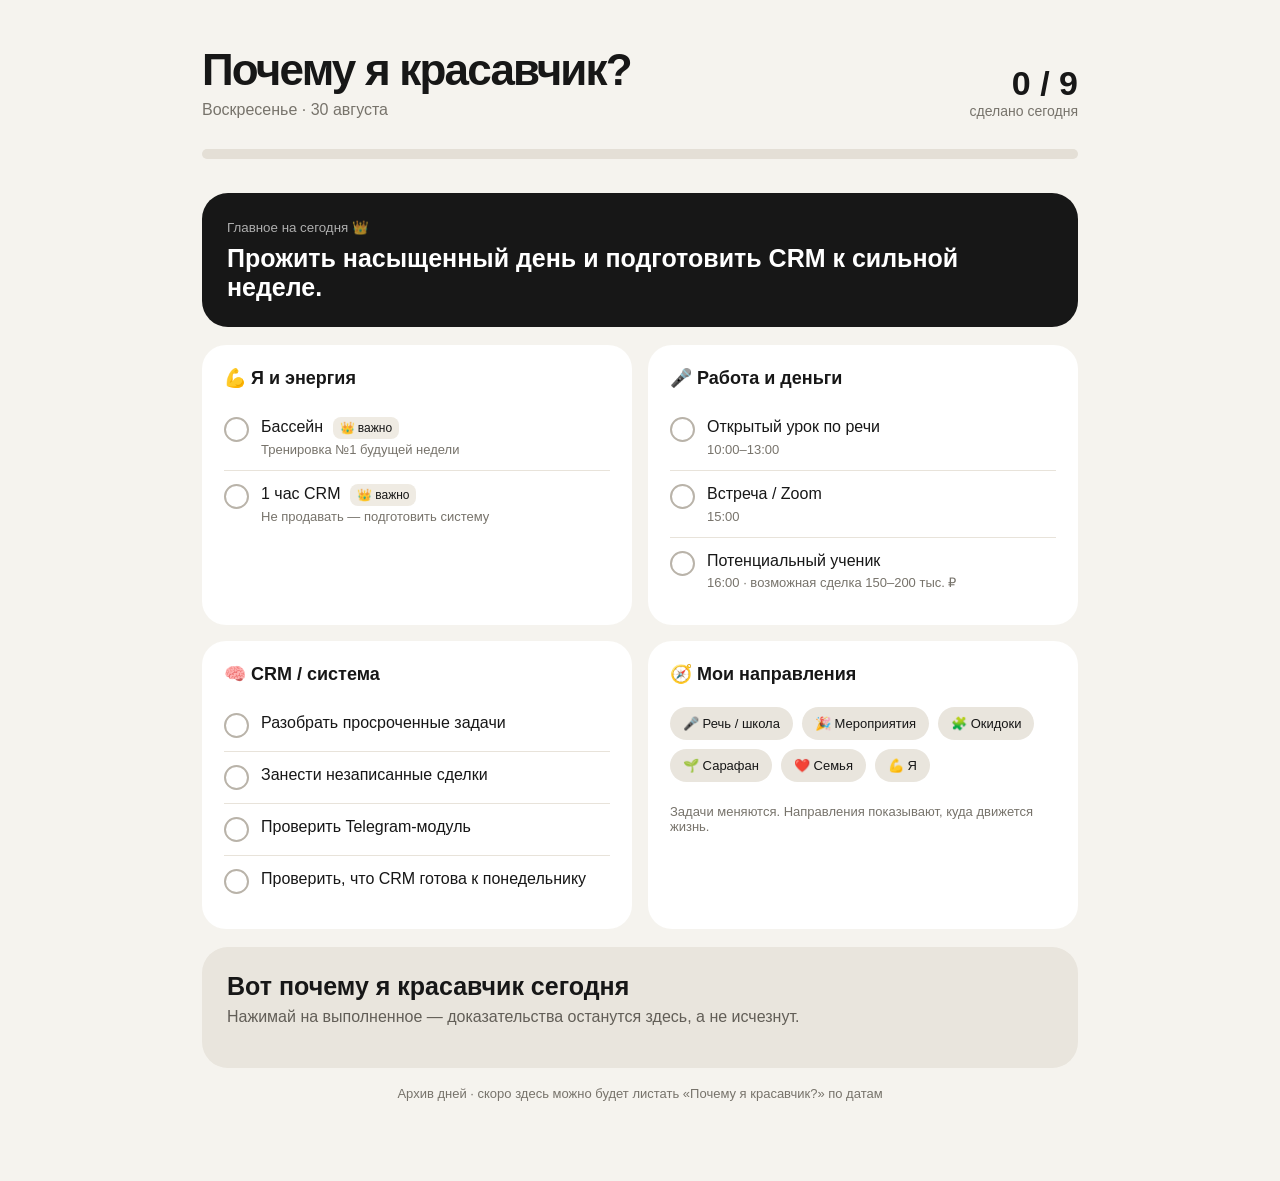
<file: docs/krasavchik/index.html>
<!doctype html>
<html lang="ru">
<head>
<meta charset="utf-8">
<meta name="viewport" content="width=device-width,initial-scale=1">
<title>Почему я красавчик?</title>
<style>
:root{--bg:#f5f3ee;--card:#fff;--ink:#171717;--muted:#77736b;--line:#e8e3da;--soft:#efebe3}
*{box-sizing:border-box}body{margin:0;background:var(--bg);color:var(--ink);font-family:-apple-system,BlinkMacSystemFont,"SF Pro Display","Segoe UI",sans-serif}.wrap{max-width:920px;margin:auto;padding:48px 22px 80px}header{display:flex;justify-content:space-between;gap:20px;align-items:flex-end;margin-bottom:30px}h1{font-size:44px;line-height:1;margin:0;letter-spacing:-1.8px}.date{color:var(--muted);margin-top:9px}.score{text-align:right;font-size:14px;color:var(--muted)}.score strong{display:block;font-size:34px;color:var(--ink)}.progress{height:10px;background:#e4dfd6;border-radius:99px;overflow:hidden;margin:18px 0 34px}.progress>div{height:100%;background:var(--ink);width:0;transition:.35s}.hero{background:var(--ink);color:#fff;border-radius:26px;padding:25px;margin-bottom:18px}.hero small{opacity:.65}.hero h2{margin:8px 0 0;font-size:25px}.grid{display:grid;grid-template-columns:1fr 1fr;gap:16px}.section{background:var(--card);border-radius:24px;padding:22px}.section h3{margin:0 0 15px;font-size:18px}.task{display:flex;gap:12px;padding:13px 0;border-top:1px solid var(--line);cursor:pointer;transition:.25s}.task:first-of-type{border-top:0}.check{flex:0 0 25px;height:25px;border:2px solid #b9b3a9;border-radius:50%;display:grid;place-items:center;font-size:15px}.task.done{opacity:.38}.task.done .label{text-decoration:line-through}.task.done .check{background:var(--ink);border-color:var(--ink);color:#fff}.label{font-size:16px;line-height:1.3}.meta{font-size:13px;color:var(--muted);margin-top:4px}.crown{font-size:12px;background:var(--soft);padding:4px 7px;border-radius:8px;margin-left:5px}.directions{display:flex;flex-wrap:wrap;gap:9px;margin:22px 0}.pill{background:#e9e5dd;border-radius:99px;padding:9px 13px;font-size:13px}.donebox{margin-top:18px;background:#e9e5dd;border-radius:26px;padding:25px}.donebox h2{margin:0 0 7px;font-size:25px}.donebox p{margin:0;color:#625e57}#proof{margin:17px 0 0;padding:0;list-style:none}#proof li{padding:8px 0;border-top:1px solid rgba(0,0,0,.08)}.archive{margin-top:18px;text-align:center;color:var(--muted);font-size:13px}@media(max-width:680px){.wrap{padding-top:28px}.grid{grid-template-columns:1fr}h1{font-size:36px}header{align-items:flex-start}.score strong{font-size:28px}}
</style>
</head>
<body><div class="wrap">
<header><div><h1>Почему я красавчик?</h1><div class="date">Воскресенье · 30 августа</div></div><div class="score"><strong id="count">0 / 9</strong>сделано сегодня</div></header>
<div class="progress"><div id="bar"></div></div>
<div class="hero"><small>Главное на сегодня 👑</small><h2>Прожить насыщенный день и подготовить CRM к сильной неделе.</h2></div>
<div class="grid">
<section class="section"><h3>💪 Я и энергия</h3><div class="task" data-text="Сходил в бассейн"><div class="check"></div><div><div class="label">Бассейн <span class="crown">👑 важно</span></div><div class="meta">Тренировка №1 будущей недели</div></div></div><div class="task" data-text="Выделил час на CRM"><div class="check"></div><div><div class="label">1 час CRM <span class="crown">👑 важно</span></div><div class="meta">Не продавать — подготовить систему</div></div></div></section>
<section class="section"><h3>🎤 Работа и деньги</h3><div class="task" data-text="Провёл открытый урок по речи"><div class="check"></div><div><div class="label">Открытый урок по речи</div><div class="meta">10:00–13:00</div></div></div><div class="task" data-text="Провёл встречу в 15:00"><div class="check"></div><div><div class="label">Встреча / Zoom</div><div class="meta">15:00</div></div></div><div class="task" data-text="Провёл встречу с потенциальным учеником"><div class="check"></div><div><div class="label">Потенциальный ученик</div><div class="meta">16:00 · возможная сделка 150–200 тыс. ₽</div></div></div></section>
<section class="section"><h3>🧠 CRM / система</h3><div class="task" data-text="Разобрал просроченные задачи"><div class="check"></div><div><div class="label">Разобрать просроченные задачи</div></div></div><div class="task" data-text="Занёс потерянные сделки в CRM"><div class="check"></div><div><div class="label">Занести незаписанные сделки</div></div></div><div class="task" data-text="Проверил Telegram-модуль"><div class="check"></div><div><div class="label">Проверить Telegram-модуль</div></div></div><div class="task" data-text="Подготовил CRM к следующей неделе"><div class="check"></div><div><div class="label">Проверить, что CRM готова к понедельнику</div></div></div></section>
<section class="section"><h3>🧭 Мои направления</h3><div class="directions"><span class="pill">🎤 Речь / школа</span><span class="pill">🎉 Мероприятия</span><span class="pill">🧩 Окидоки</span><span class="pill">🌱 Сарафан</span><span class="pill">❤️ Семья</span><span class="pill">💪 Я</span></div><div class="meta">Задачи меняются. Направления показывают, куда движется жизнь.</div></section>
</div>
<section class="donebox"><h2>Вот почему я красавчик сегодня</h2><p id="empty">Нажимай на выполненное — доказательства останутся здесь, а не исчезнут.</p><ul id="proof"></ul></section><div class="archive">Архив дней · скоро здесь можно будет листать «Почему я красавчик?» по датам</div>
</div>
<script>const tasks=[...document.querySelectorAll('.task')],key='krasavchik-2026-08-30';let state=JSON.parse(localStorage.getItem(key)||'{}');function render(){let n=0,proof=[];tasks.forEach((t,i)=>{const done=!!state[i];t.classList.toggle('done',done);t.querySelector('.check').textContent=done?'✓':'';if(done){n++;proof.push(t.dataset.text)}});document.getElementById('count').textContent=`${n} / ${tasks.length}`;document.getElementById('bar').style.width=`${n/tasks.length*100}%`;document.getElementById('proof').innerHTML=proof.map(x=>`<li>✓ ${x}</li>`).join('');document.getElementById('empty').style.display=proof.length?'none':'block';localStorage.setItem(key,JSON.stringify(state))}tasks.forEach((t,i)=>t.onclick=()=>{state[i]=!state[i];render()});render();</script>
</body></html>
</file>
